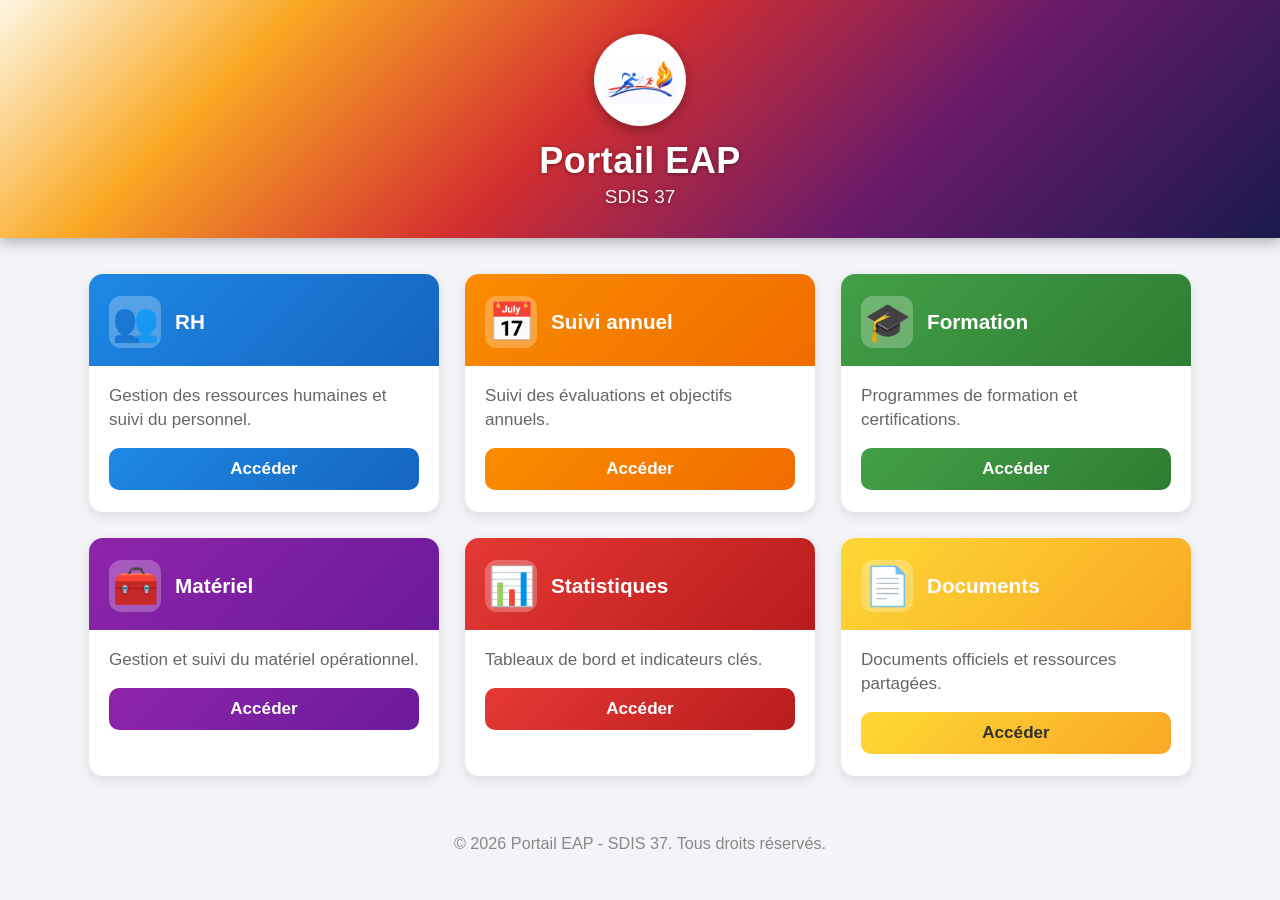
<file: index.html>
<!DOCTYPE html>
<html lang="fr">
<head>
<meta charset="UTF-8">
<meta name="viewport" content="width=device-width, initial-scale=1.0">
<title>Portail EAP - SDIS 37</title>
<style>
  * { margin: 0; padding: 0; box-sizing: border-box; }

  html { font-size: 18px; } /* base agrandie pour tout le site */

  body {
    font-family: 'Segoe UI', Arial, sans-serif;
    background: #f2f4f7;
    color: #333;
    min-height: 100vh;
  }

  /* ===== HEADER / BANDEAU - dégradé moderne façon ta référence ===== */
  header {
    background: linear-gradient(135deg,
      #fdf6e3 0%,
      #f9a825 20%,
      #d32f2f 45%,
      #6a1b6a 70%,
      #1a1a4d 100%);
    color: #fff;
    padding: 34px 20px 30px;
    text-align: center;
    box-shadow: 0 4px 14px rgba(0,0,0,0.3);
    text-shadow: 0 1px 4px rgba(0,0,0,0.4);
  }

  .logo-circle {
    width: 92px;
    height: 92px;
    background: #fff;
    border-radius: 50%;
    display: flex;
    align-items: center;
    justify-content: center;
    margin: 0 auto 14px;
    box-shadow: 0 4px 12px rgba(0,0,0,0.3);
    overflow: hidden;
  }

  .logo-circle img {
    width: 78%;
    height: 78%;
    object-fit: contain;
  }

  header h1 {
    font-size: 2rem;
    font-weight: 700;
    letter-spacing: 0.5px;
  }

  header p {
    font-size: 1.05rem;
    opacity: 0.95;
    margin-top: 4px;
  }

  /* ===== CONTENU ===== */
  main {
    max-width: 1150px;
    margin: 0 auto;
    padding: 36px 24px;
  }

  .grid {
    display: grid;
    grid-template-columns: repeat(auto-fit, minmax(280px, 1fr));
    gap: 26px;
  }

  .card {
    background: #fff;
    border-radius: 14px;
    overflow: hidden;
    box-shadow: 0 4px 12px rgba(0,0,0,0.1);
    transition: transform 0.25s ease, box-shadow 0.25s ease;
  }

  .card:hover {
    transform: translateY(-5px);
    box-shadow: 0 8px 20px rgba(0,0,0,0.18);
  }

  .card-header {
    padding: 22px 20px 18px;
    display: flex;
    align-items: center;
    gap: 14px;
    color: #fff;
  }

  .card-header .icon {
    font-size: 2.1rem;
    width: 52px;
    height: 52px;
    background: rgba(255,255,255,0.25);
    border-radius: 12px;
    display: flex;
    align-items: center;
    justify-content: center;
  }

  .card-header h3 {
    font-size: 1.15rem;
    font-weight: 600;
  }

  .card-body {
    padding: 18px 20px 22px;
  }

  .card-body p {
    font-size: 0.95rem;
    color: #666;
    margin-bottom: 16px;
    line-height: 1.4;
  }

  .card-body .btn {
    display: inline-block;
    width: 100%;
    text-align: center;
    padding: 11px 0;
    border-radius: 10px;
    color: #fff;
    font-weight: 600;
    font-size: 0.95rem;
    text-decoration: none;
    transition: filter 0.2s ease;
  }

  .card-body .btn:hover {
    filter: brightness(1.08);
  }

  /* Dégradés par carte, cohérents avec le style GRIMP */
  .card.rh .card-header { background: linear-gradient(135deg, #1e88e5, #1565c0); }
  .card.rh .btn { background: linear-gradient(135deg, #1e88e5, #1565c0); }

  .card.suivi .card-header { background: linear-gradient(135deg, #fb8c00, #ef6c00); }
  .card.suivi .btn { background: linear-gradient(135deg, #fb8c00, #ef6c00); }

  .card.formation .card-header { background: linear-gradient(135deg, #43a047, #2e7d32); }
  .card.formation .btn { background: linear-gradient(135deg, #43a047, #2e7d32); }

  .card.materiel .card-header { background: linear-gradient(135deg, #8e24aa, #6a1b9a); }
  .card.materiel .btn { background: linear-gradient(135deg, #8e24aa, #6a1b9a); }

  .card.stats .card-header { background: linear-gradient(135deg, #e53935, #b71c1c); }
  .card.stats .btn { background: linear-gradient(135deg, #e53935, #b71c1c); }

  .card.docs .card-header { background: linear-gradient(135deg, #fdd835, #f9a825); }
  .card.docs .btn { background: linear-gradient(135deg, #fdd835, #f9a825); color: #333; }

  footer {
    text-align: center;
    padding: 22px;
    color: #888;
    font-size: 0.9rem;
  }
</style>
</head>
<body>

<header>
  <div class="logo-circle">
    <img src="assets/logo.png" alt="Logo EAP SDIS 37">
  </div>
  <h1>Portail EAP</h1>
  <p>SDIS 37</p>
</header>

<main>
  <div class="grid">

    <div class="card rh">
      <div class="card-header">
        <div class="icon">👥</div>
        <h3>RH</h3>
      </div>
      <div class="card-body">
        <p>Gestion des ressources humaines et suivi du personnel.</p>
        <a href="pages/rh.html" class="btn">Accéder</a>
      </div>
    </div>

    <div class="card suivi">
      <div class="card-header">
        <div class="icon">📅</div>
        <h3>Suivi annuel</h3>
      </div>
      <div class="card-body">
        <p>Suivi des évaluations et objectifs annuels.</p>
        <a href="#" class="btn">Accéder</a>
      </div>
    </div>

    <div class="card formation">
      <div class="card-header">
        <div class="icon">🎓</div>
        <h3>Formation</h3>
      </div>
      <div class="card-body">
        <p>Programmes de formation et certifications.</p>
        <a href="#" class="btn">Accéder</a>
      </div>
    </div>

    <div class="card materiel">
      <div class="card-header">
        <div class="icon">🧰</div>
        <h3>Matériel</h3>
      </div>
      <div class="card-body">
        <p>Gestion et suivi du matériel opérationnel.</p>
        <a href="#" class="btn">Accéder</a>
      </div>
    </div>

    <div class="card stats">
      <div class="card-header">
        <div class="icon">📊</div>
        <h3>Statistiques</h3>
      </div>
      <div class="card-body">
        <p>Tableaux de bord et indicateurs clés.</p>
        <a href="#" class="btn">Accéder</a>
      </div>
    </div>

    <div class="card docs">
      <div class="card-header">
        <div class="icon">📄</div>
        <h3>Documents</h3>
      </div>
      <div class="card-body">
        <p>Documents officiels et ressources partagées.</p>
        <a href="#" class="btn">Accéder</a>
      </div>
    </div>

  </div>
</main>

<footer>
  © 2026 Portail EAP - SDIS 37. Tous droits réservés.
</footer>

</body>
</html>
</file>
